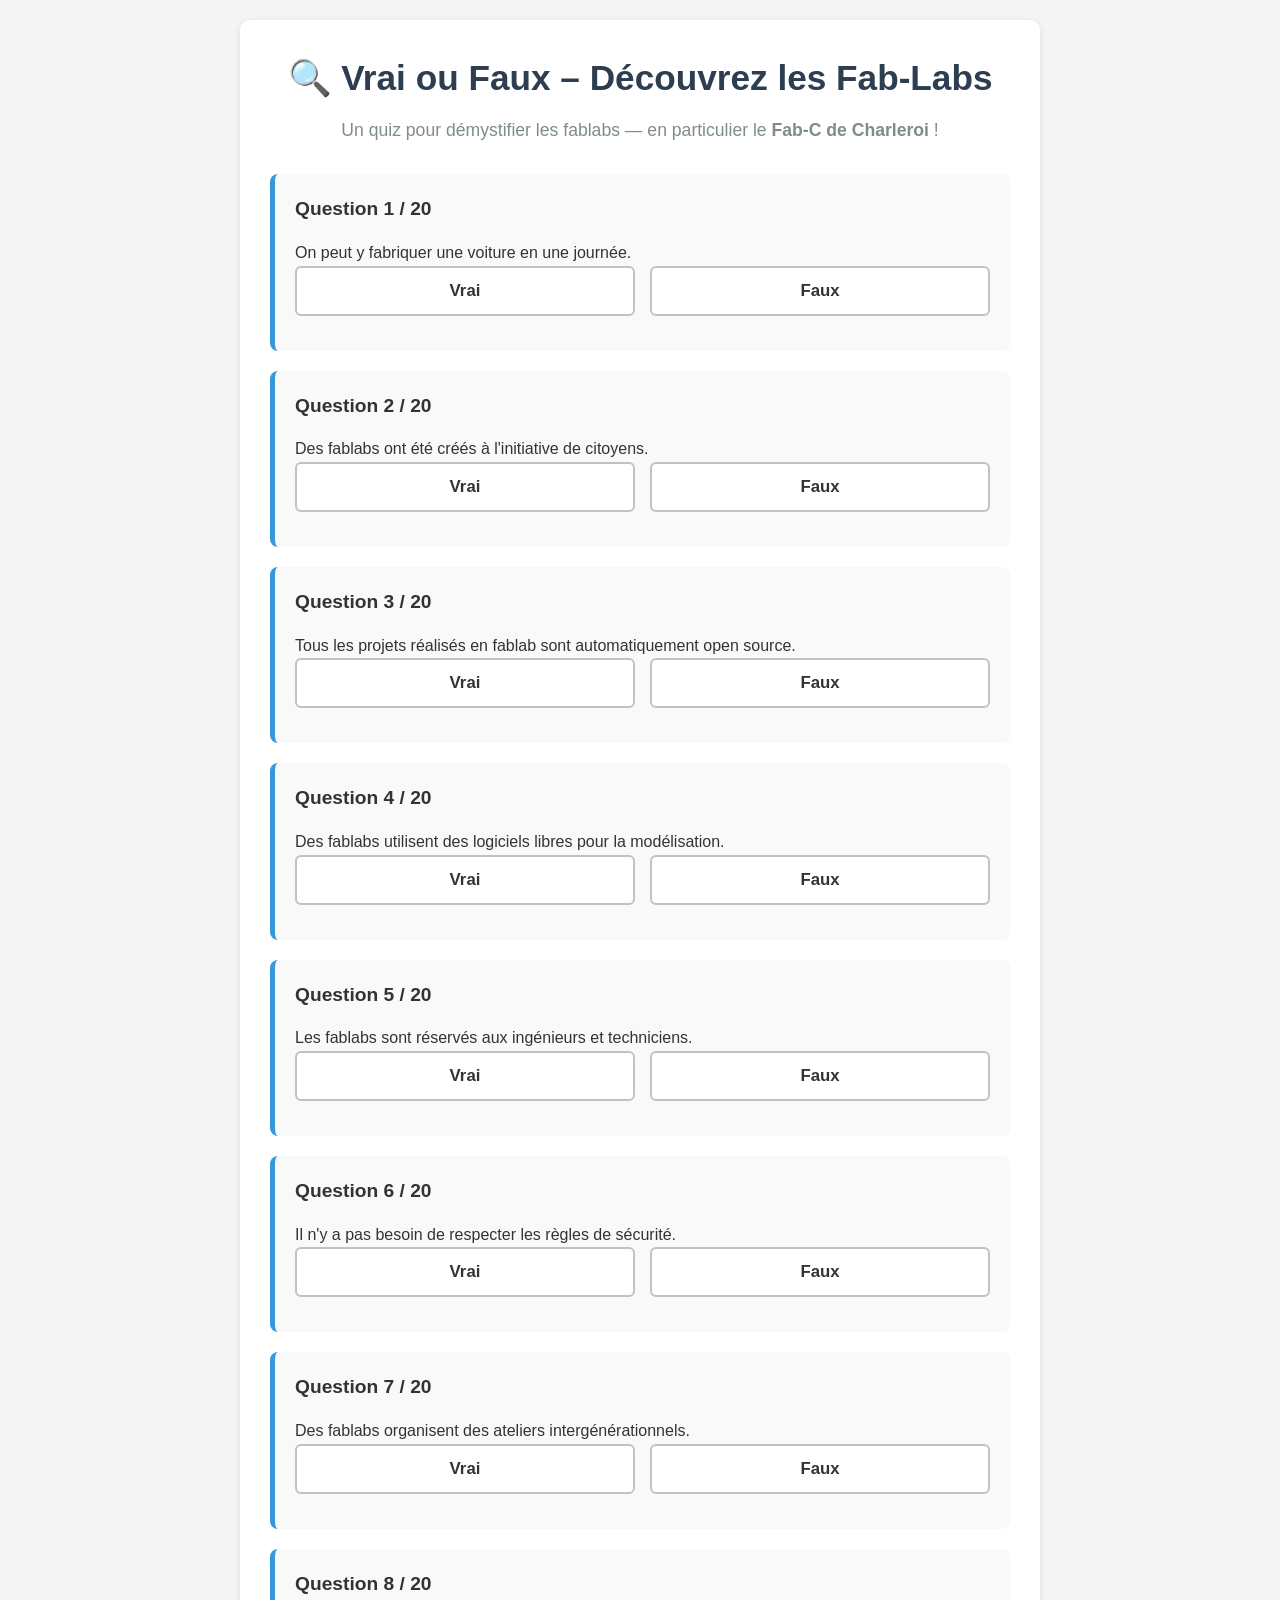
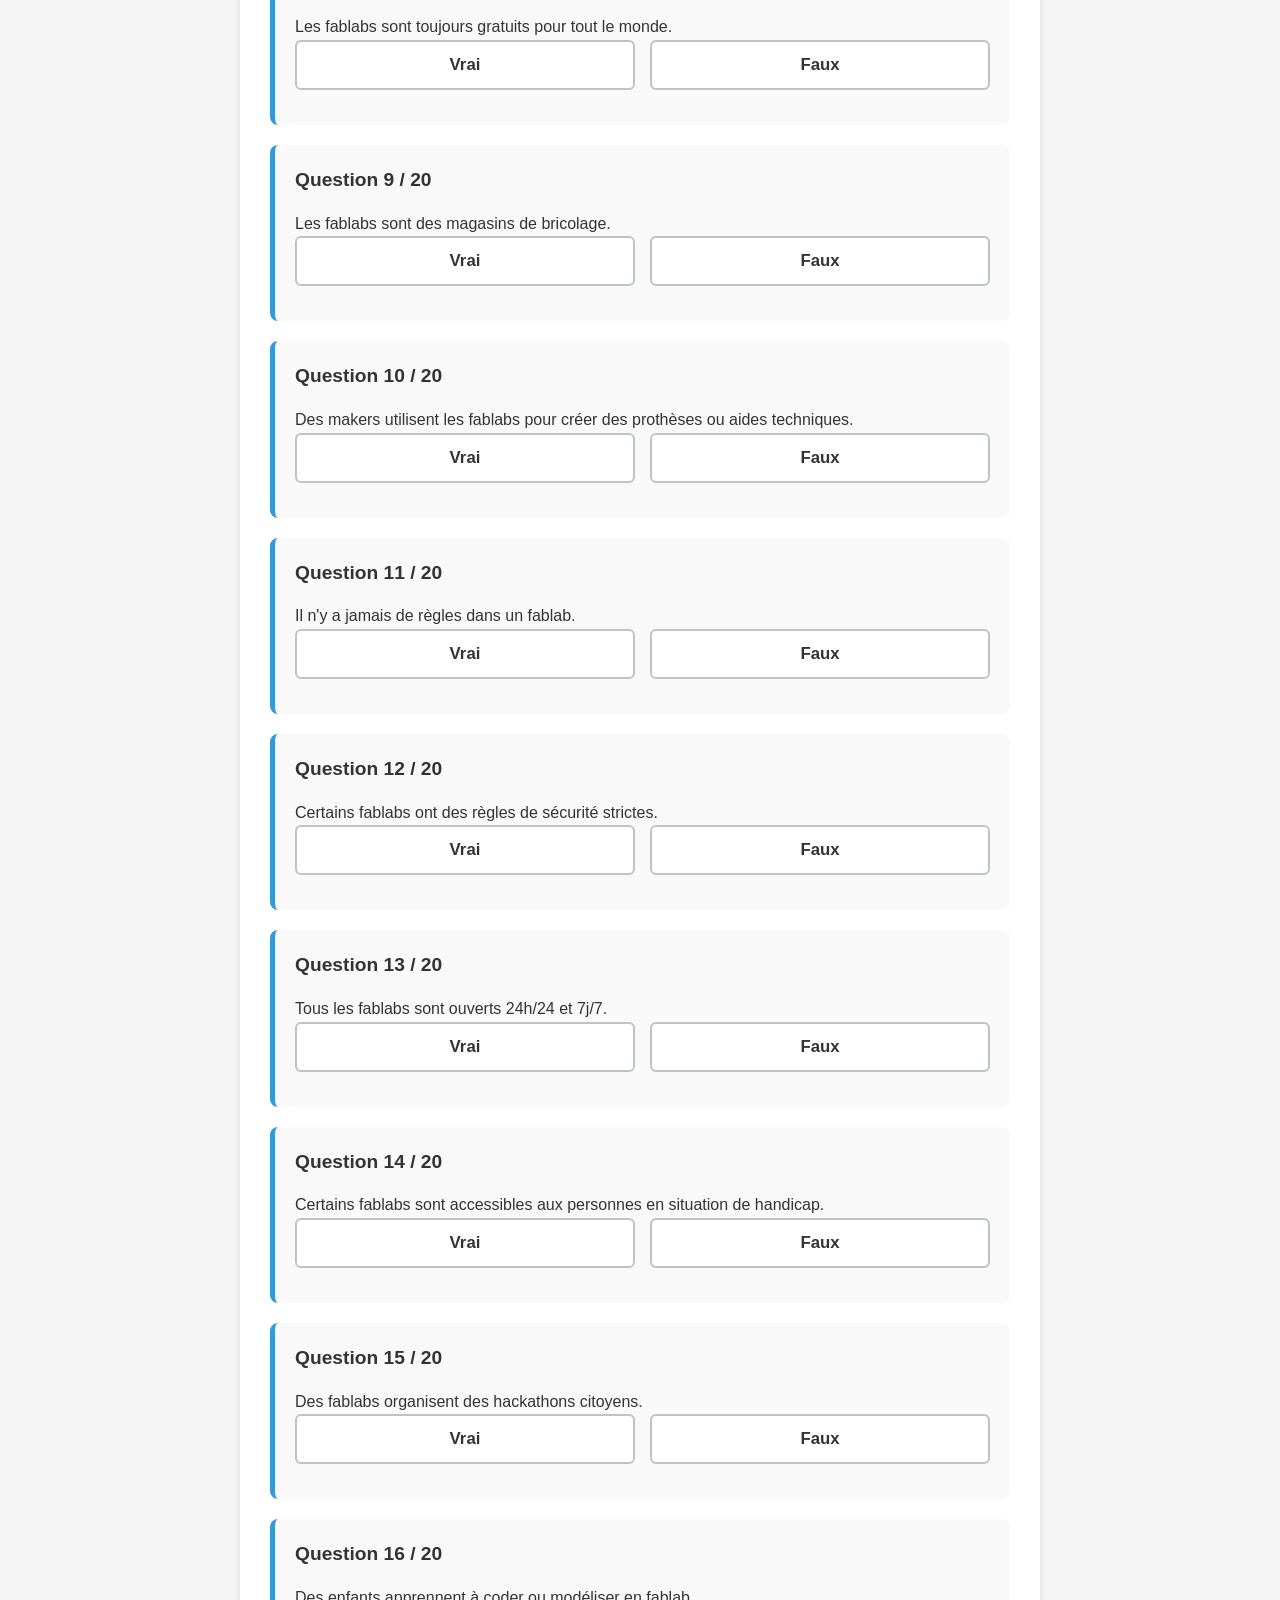
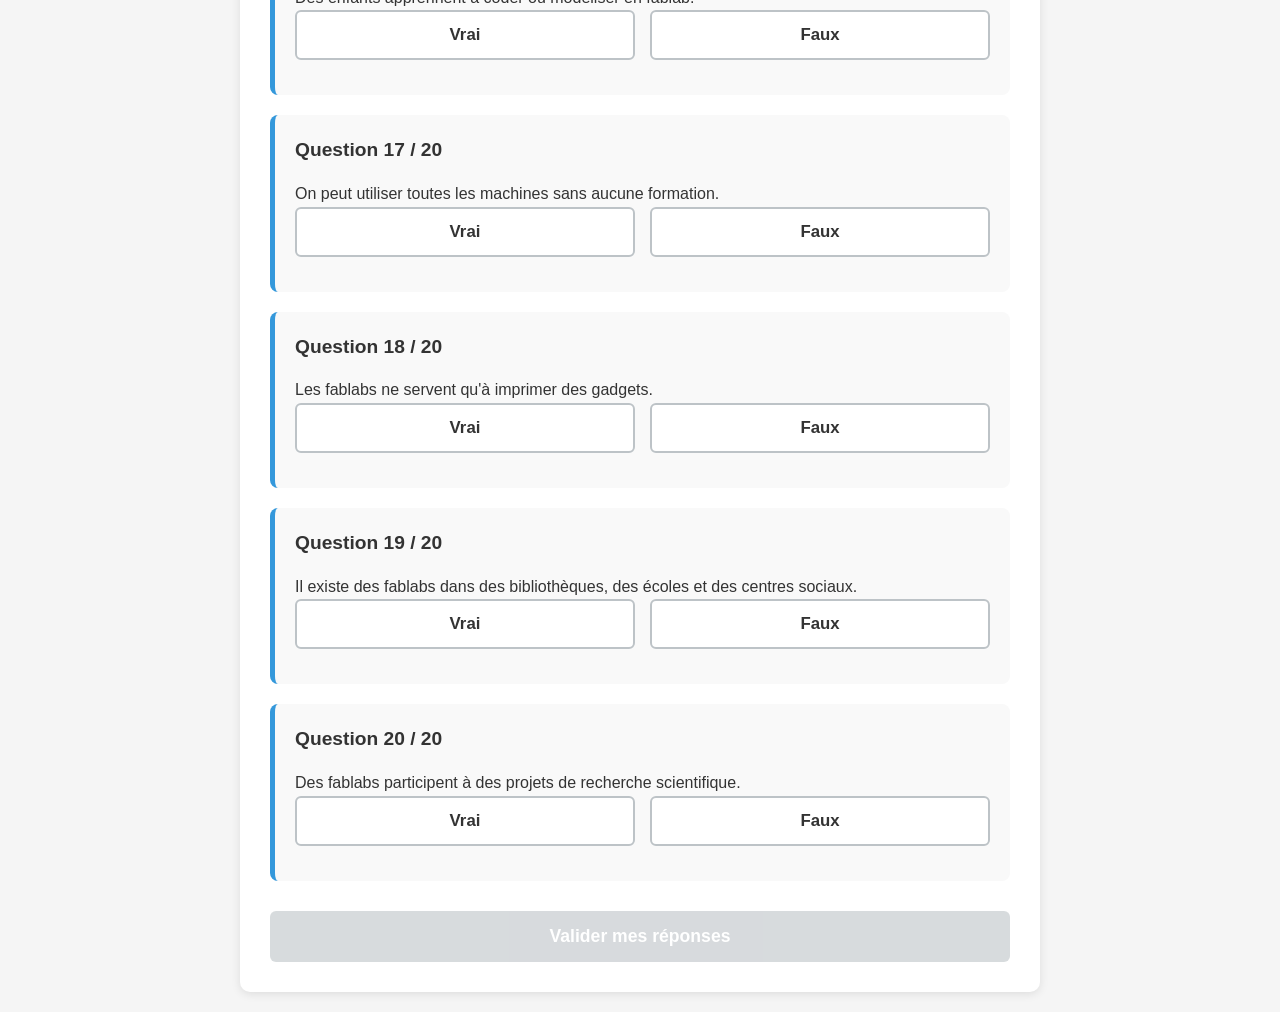
<file: index.htm>
<!DOCTYPE html>
<html lang="fr">

<head>
  <meta charset="UTF-8">
  <meta name="viewport" content="width=device-width, initial-scale=1.0">
  <title>Vrai ou Faux – Découvrez les Fab-Labs</title>
  <link rel="stylesheet" href="style.css">
</head>

<body>
  <div class="container">
    <header>
      <h1>🔍 Vrai ou Faux – Découvrez les Fab-Labs</h1>
      <p>Un quiz pour démystifier les fablabs — en particulier le <strong>Fab-C de Charleroi</strong> !</p>
    </header>

    <main id="quiz-container">
      <!-- Les questions seront injectées ici par JavaScript -->
    </main>

    <footer>
      <button id="submit-btn" disabled>Valider mes réponses</button>
      <div id="result" class="hidden"></div>
      <button id="restart-btn" class="hidden"
        style="margin-top: 20px; padding: 10px 20px; background: #95a5a6; color: white; border: none; border-radius: 6px; cursor: pointer;">🔁
        Rejouer
      </button>
      <div id="share-buttons" class="share-buttons hidden">
        <a href="#" class="share-btn fb-btn" id="share-fb">📱 Partager sur Facebook</a>
      </div>
      <div id="fab-c-info" class="hidden">
        <h2>💡 À propos du Fab-C de Charleroi</h2>
        <p>Le Fab-C est un fablab ouvert à tous, situé à Charleroi. Il propose des ateliers, des formations, et un
          espace de création numérique pour les citoyens, les écoles, les artistes et les entrepreneurs.</p>
        <p>👉 <a href="https://fablab-charleroi.be/" target="_blank">Découvrez le Fab-C</a></p>
      </div>
      <div id="agrilab-info" class="hidden">
        <h2>🎥 Vidéos sur les fablabs</h2>
        <p>Ce quiz s’inspire de contenus pédagogiques disponibles sur la chaîne <a
            href="https://tube.oisux.org/c/agrilab_channel/videos" target="_blank">Agrilab Channel</a> (CC BY-NC-SA
          4.0).</p>
        <p>Créé par <strong>Luc Hanneuse</strong>. Vous pouvez réutiliser ce contenu à but non commercial, en citant
          l’auteur et en respectant les mêmes conditions de licence.</p>
      </div>
      <button id="restart-btn" class="hidden"
        style="margin-top: 20px; padding: 10px 20px; background: #95a5a6; color: white; border: none; border-radius: 6px; cursor: pointer;">🔁
        Rejouer
      </button>
    </footer>
  </div>

  <script src="script.js"></script>
</body>

</html>
</file>
<file: style.css>
/* ============================================
   RESET & BASE
   ============================================ */
*,
*::before,
*::after {
  margin: 0;
  padding: 0;
  box-sizing: border-box;
}

:root {
  /* Couleurs principales */
  --color-primary: #3498db;
  --color-primary-dark: #2980b9;
  --color-success: #27ae60;
  --color-success-dark: #219653;
  --color-error: #e74c3c;
  --color-error-dark: #c0392b;
  --color-neutral: #95a5a6;
  --color-neutral-dark: #7f8c8d;

  /* Couleurs de texte */
  --color-text: #333;
  --color-text-secondary: #7f8c8d;
  --color-heading: #2c3e50;

  /* Couleurs de fond */
  --color-bg-body: #f5f5f5;
  --color-bg-container: #fff;
  --color-bg-question: #f9f9f9;
  --color-bg-info: #f0f0f0;
  --color-bg-hover: #ecf0f1;

  /* Bordures */
  --color-border: #bdc3c7;
  --color-border-disabled: #bdc3c7;

  /* Espacement */
  --spacing-xs: 10px;
  --spacing-sm: 15px;
  --spacing-md: 20px;
  --spacing-lg: 30px;

  /* Bordures arrondies */
  --radius-sm: 6px;
  --radius-md: 8px;
  --radius-lg: 10px;

  /* Transitions */
  --transition-fast: 0.2s ease;

  /* Ombres */
  --shadow-default: 0 2px 10px rgba(0, 0, 0, 0.1);
  --shadow-focus: 0 0 0 3px rgba(52, 152, 219, 0.3);
}

/* Respecter les préférences d'animation de l'utilisateur */
@media (prefers-reduced-motion: reduce) {

  *,
  *::before,
  *::after {
    animation-duration: 0.01ms !important;
    animation-iteration-count: 1 !important;
    transition-duration: 0.01ms !important;
  }
}

body {
  font-family: 'Segoe UI', Tahoma, Geneva, Verdana, sans-serif;
  background: var(--color-bg-body);
  color: var(--color-text);
  line-height: 1.6;
  padding: var(--spacing-md);
}

/* ============================================
   LAYOUT
   ============================================ */
.container {
  max-width: 800px;
  margin: 0 auto;
  background: var(--color-bg-container);
  padding: var(--spacing-lg);
  border-radius: var(--radius-lg);
  box-shadow: var(--shadow-default);
}

header {
  text-align: center;
  margin-bottom: var(--spacing-lg);
}

header h1 {
  color: var(--color-heading);
  font-size: clamp(1.5rem, 5vw, 2.2rem);
  margin-bottom: var(--spacing-xs);
}

header p {
  color: var(--color-text-secondary);
  font-size: clamp(1rem, 3vw, 1.1rem);
}

footer {
  text-align: center;
  margin-top: var(--spacing-lg);
}

/* ============================================
   QUESTIONS
   ============================================ */
.question {
  background: var(--color-bg-question);
  padding: var(--spacing-md);
  margin-bottom: var(--spacing-md);
  border-radius: var(--radius-md);
  border-left: 5px solid var(--color-primary);
  animation: slideIn 0.3s ease-out;
}

@keyframes slideIn {
  from {
    opacity: 0;
    transform: translateY(-10px);
  }

  to {
    opacity: 1;
    transform: translateY(0);
  }
}

.question h3 {
  margin-bottom: var(--spacing-sm);
  font-size: 1.2em;
}

/* ============================================
   BOUTONS
   ============================================ */
.options {
  display: flex;
  gap: var(--spacing-sm);
  margin-bottom: var(--spacing-sm);
}

.option-btn,
#submit-btn,
#restart-btn {
  border: none;
  border-radius: var(--radius-sm);
  cursor: pointer;
  font-weight: bold;
  transition: all var(--transition-fast);
  font-family: inherit;
}

/* États focus pour l'accessibilité */
.option-btn:focus-visible,
#submit-btn:focus-visible,
#restart-btn:focus-visible,
.share-btn:focus-visible {
  outline: none;
  box-shadow: var(--shadow-focus);
}

.option-btn {
  padding: 12px var(--spacing-md);
  border: 2px solid var(--color-border);
  background: var(--color-bg-container);
  flex: 1;
  text-align: center;
  position: relative;
  color: var(--color-text);
  font-size: 1.05em;
  font-weight: 600;
  min-height: 50px;
}

.option-btn:hover:not(.correct):not(.wrong) {
  background: var(--color-primary);
  color: white;
  border-color: var(--color-primary-dark);
  transform: translateY(-2px);
}

.option-btn:active:not(.correct):not(.wrong) {
  transform: translateY(0);
}

.option-btn.selected {
  background: var(--color-primary);
  color: white;
  border-color: var(--color-primary-dark);
}

.option-btn.correct {
  background: var(--color-success);
  color: white;
  border-color: var(--color-success-dark);
  animation: pulse 0.5s ease-in-out;
}

.option-btn.wrong {
  background: var(--color-error);
  color: white;
  border-color: var(--color-error-dark);
  animation: shake 0.3s ease-in-out;
}

@keyframes pulse {

  0%,
  100% {
    transform: scale(1);
  }

  50% {
    transform: scale(1.05);
  }
}

@keyframes shake {

  0%,
  100% {
    transform: translateX(0);
  }

  25% {
    transform: translateX(-5px);
  }

  75% {
    transform: translateX(5px);
  }
}

#submit-btn {
  display: block;
  width: 100%;
  padding: var(--spacing-sm);
  background: var(--color-primary);
  color: white;
  font-size: 1.1em;
  margin-top: var(--spacing-md);
}

#submit-btn:hover:not(:disabled) {
  background: var(--color-primary-dark);
  transform: translateY(-2px);
  box-shadow: 0 4px 12px rgba(52, 152, 219, 0.3);
}

#submit-btn:active:not(:disabled) {
  transform: translateY(0);
}

#submit-btn:disabled {
  background: var(--color-border-disabled);
  cursor: not-allowed;
  opacity: 0.6;
}

#restart-btn {
  margin-top: var(--spacing-md);
  padding: var(--spacing-xs) var(--spacing-md);
  background: var(--color-neutral);
  color: white;
}

#restart-btn:hover {
  background: var(--color-neutral-dark);
  transform: translateY(-2px);
}

/* ============================================
   RÉSULTATS & PARTAGE
   ============================================ */
#result {
  margin-top: var(--spacing-md);
  padding: var(--spacing-md);
  border-radius: var(--radius-md);
  font-size: 1.2em;
  text-align: center;
  animation: fadeIn 0.5s ease-in;
}

@keyframes fadeIn {
  from {
    opacity: 0;
  }

  to {
    opacity: 1;
  }
}

#result.correct {
  background: var(--color-success);
  color: white;
}

#result.wrong {
  background: var(--color-error);
  color: white;
}

.share-buttons {
  margin-top: var(--spacing-md);
  display: flex;
  gap: var(--spacing-xs);
  justify-content: center;
  flex-wrap: wrap;
}

.share-btn {
  padding: var(--spacing-xs) var(--spacing-sm);
  border-radius: var(--radius-sm);
  font-weight: bold;
  color: white;
  text-decoration: none;
  display: inline-flex;
  align-items: center;
  gap: 5px;
  transition: all var(--transition-fast);
}

.share-btn:hover {
  transform: translateY(-2px);
  box-shadow: 0 4px 12px rgba(0, 0, 0, 0.2);
}

.fb-btn {
  background: #4267B2;
}

.fb-btn:hover {
  background: #3b5998;
}

/* ============================================
   INFORMATIONS
   ============================================ */
#fab-c-info,
#agrilab-info {
  margin-top: var(--spacing-md);
  padding: var(--spacing-sm);
  background: var(--color-bg-info);
  border-radius: var(--radius-md);
  text-align: center;
  animation: fadeIn 0.5s ease-in;
}

#agrilab-info {
  font-size: 0.9em;
}

#fab-c-info h2,
#agrilab-info h2 {
  margin-bottom: var(--spacing-xs);
  color: var(--color-heading);
  font-size: 1.3em;
}

#fab-c-info p,
#agrilab-info p {
  margin-bottom: var(--spacing-xs);
}

#fab-c-info p:last-child,
#agrilab-info p:last-child {
  margin-bottom: 0;
}

#fab-c-info a,
#agrilab-info a {
  color: var(--color-primary);
  text-decoration: underline;
  transition: color var(--transition-fast);
}

#fab-c-info a:hover,
#agrilab-info a:hover {
  color: var(--color-primary-dark);
}

#fab-c-info a:focus-visible,
#agrilab-info a:focus-visible {
  outline: 2px solid var(--color-primary);
  outline-offset: 2px;
  border-radius: 2px;
}

/* ============================================
  EXPPLICATIONS
  ============================================ */
.explanation {
  margin-top: var(--spacing-sm);
  padding: var(--spacing-xs);
  background: var(--color-bg-info);
  border-left: 3px solid var(--color-primary);
  border-radius: var(--radius-sm);
  font-size: 0.95em;
  line-height: 1.4;
  color: var(--color-text);
  animation: fadeIn 0.5s ease-in;
}

.explanation strong {
  color: var(--color-heading);
  font-weight: 600;
}

/* Animation pour les explications */
@keyframes fadeIn {
  from {
    opacity: 0;
    transform: translateY(5px);
  }

  to {
    opacity: 1;
    transform: translateY(0);
  }
}
/* ============================================
   UTILITAIRES
   ============================================ */
.hidden {
  display: none !important;
}

/* Skip link pour l'accessibilité */
.skip-link {
  position: absolute;
  top: -40px;
  left: 0;
  background: var(--color-primary);
  color: white;
  padding: 8px;
  text-decoration: none;
  z-index: 100;
}

.skip-link:focus {
  top: 0;
}

/* ============================================
   LOADING STATE
   ============================================ */
.loading {
  opacity: 0.6;
  pointer-events: none;
  position: relative;
}

.loading::after {
  content: "";
  position: absolute;
  top: 50%;
  left: 50%;
  width: 30px;
  height: 30px;
  margin: -15px 0 0 -15px;
  border: 3px solid var(--color-border);
  border-top-color: var(--color-primary);
  border-radius: 50%;
  animation: spin 0.8s linear infinite;
}

@keyframes spin {
  to {
    transform: rotate(360deg);
  }
}

/* ============================================
   PRINT STYLES
   ============================================ */
@media print {
  body {
    background: white;
    padding: 0;
  }

  .container {
    box-shadow: none;
    padding: 20px;
  }

  #submit-btn,
  #restart-btn,
  .share-buttons {
    display: none !important;
  }

  .option-btn {
    border: 2px solid #000;
  }

  .option-btn.correct {
    background: #e8f5e9 !important;
    color: #000 !important;
  }

  .option-btn.wrong {
    background: #ffebee !important;
    color: #000 !important;
  }
}

/* ============================================
   RESPONSIVE
   ============================================ */
@media (max-width: 600px) {
  body {
    padding: var(--spacing-xs);
  }

  .container {
    padding: var(--spacing-sm);
  }

  .options {
    flex-direction: column;
  }

  .share-buttons {
    flex-direction: column;
  }

  header h1 {
    font-size: 1.5rem;
  }
}

@media (min-width: 601px) and (max-width: 900px) {
  .container {
    padding: var(--spacing-md);
  }
}

/* ============================================
   DARK MODE (bonus si souhaité)
   ============================================ */
@media (prefers-color-scheme: dark) {
  :root {
    --color-text: #e0e0e0;
    --color-text-secondary: #b0b0b0;
    --color-heading: #ffffff;
    --color-bg-body: #1a1a1a;
    --color-bg-container: #2d2d2d;
    --color-bg-question: #3a3a3a;
    --color-bg-info: #3a3a3a;
    --color-bg-hover: #4a4a4a;
    --color-border: #666;
  }

  .option-btn {
    background: var(--color-bg-question);
    border-color: #666;
  }
}
</file>
